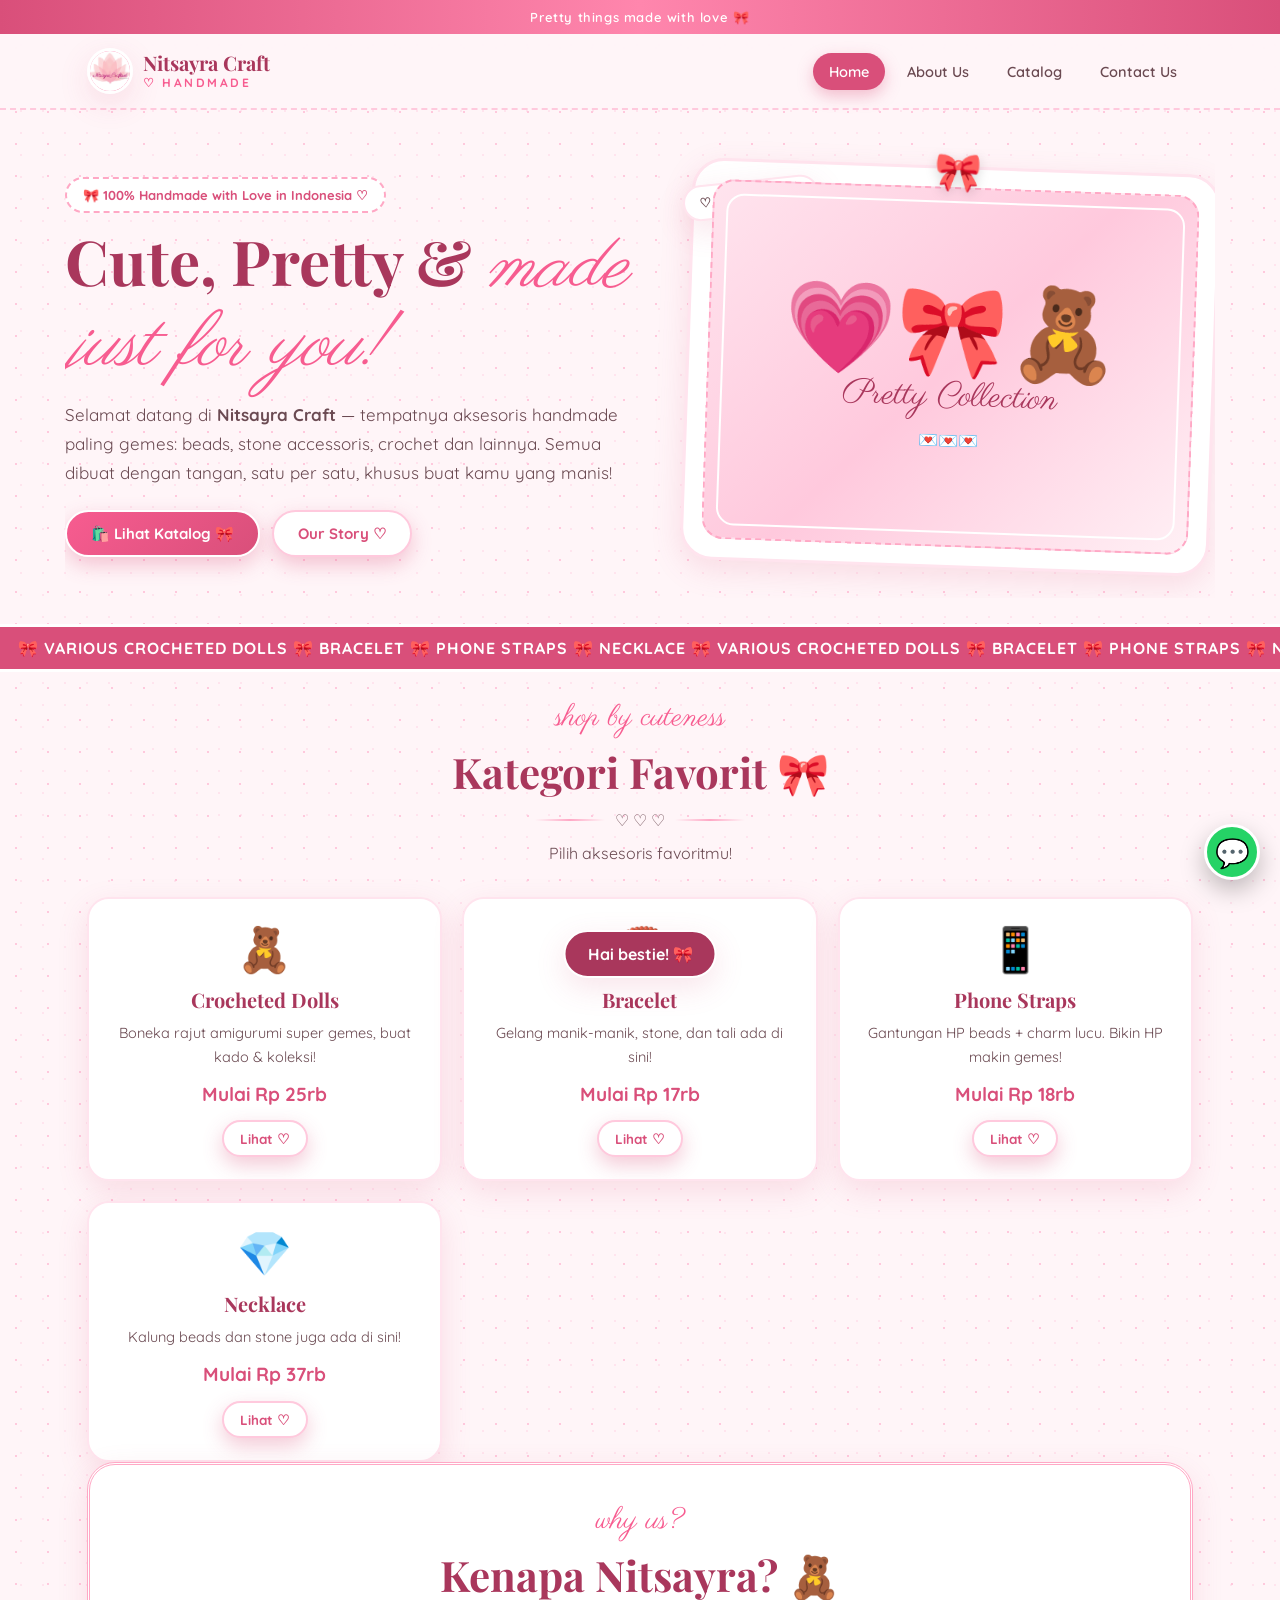
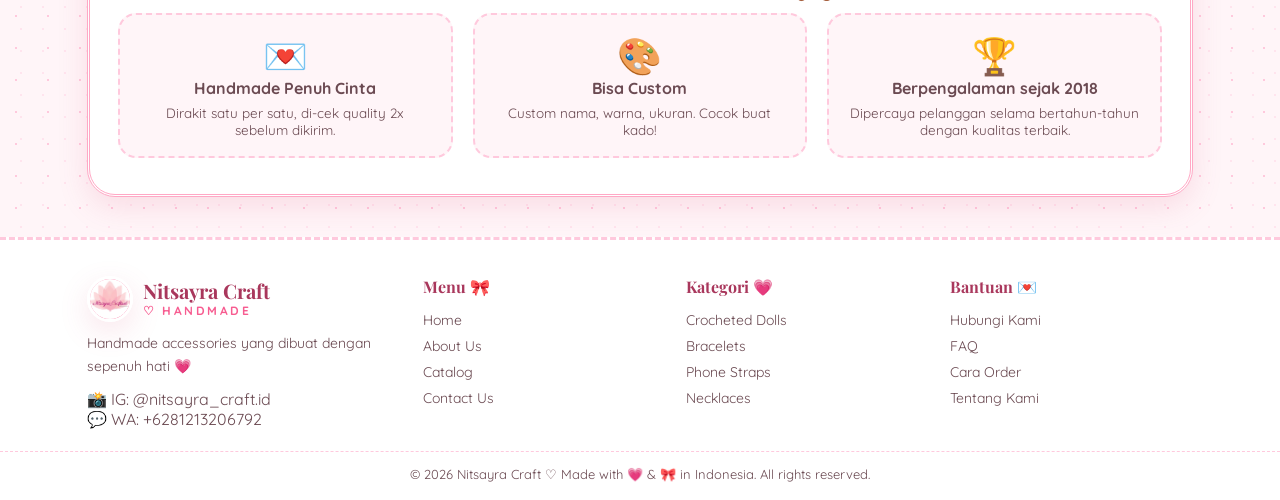
<file: index.html>
<!DOCTYPE html>
<html lang="id">
<head>
<meta charset="UTF-8">
<meta name="viewport" content="width=device-width, initial-scale=1.0">

<!-- Google tag (gtag.js) -->
<script async src="https://www.googletagmanager.com/gtag/js?id=G-Q949HP777R"></script>
<script>
  window.dataLayer = window.dataLayer || [];
  function gtag(){dataLayer.push(arguments);}
  gtag('js', new Date());

  gtag('config', 'G-Q949HP777R');
</script>
<title>Nitsayra Craft — Handmade Accessories 🎀</title>
<meta name="description" content="Nitsayra Craft — handmade accessories pretty aesthetic: beaded bracelets, hair clips, scrunchies, phone charms.">
<link rel="stylesheet" href="css/style.css">
<link rel="icon" href="images/logo.jpg">
</head>
<body>
<div class="topbar">Pretty things made with love 🎀</div>
<nav>
  <div class="nav-inner">
    <a href="index.html" class="logo">
      <div class="logo-mark"><img src="images/logo.jpg" alt="Logo Nitsayra Craft"></div>
      <div class="logo-text"><b>Nitsayra Craft</b><span>♡ HANDMADE</span></div>
    </a>
    <div class="nav-links" id="navLinks">
      <a href="index.html" class="active">Home</a>
      <a href="about.html">About Us</a>
      <a href="catalog.html">Catalog</a>
      <a href="contact.html">Contact Us</a>
    </div>
    <button class="hamburger" onclick="document.getElementById('navLinks').classList.toggle('show')">☰</button>
  </div>
</nav>

<header class="hero wrap">
  <div class="hero-grid">
    <div>
      <div class="badge">🎀 100% Handmade with Love in Indonesia ♡</div>
      <h1>Cute, Pretty & <em>made just for you!</em></h1>
      <p class="lead">Selamat datang di <b>Nitsayra Craft</b> — tempatnya aksesoris handmade paling gemes: beads, stone accessoris, crochet dan lainnya. Semua dibuat dengan tangan, satu per satu, khusus buat kamu yang manis!</p>
      <div class="hero-cta">
        <a href="catalog.html" class="btn">🛍️ Lihat Katalog 🎀</a>
        <a href="about.html" class="btn btn-light">Our Story ♡</a>
      </div>
    </div>
    <div class="hero-card">
      <div class="sticker s1">♡ new arrival ♡</div>
      <div class="hero-photo">
        <div class="pretty-frame"></div>
        <div class="hero-photo-inner">
          <div class="big">💗🎀🧸</div>
          <div class="script" style="font-size:34px;color:#a9375c">Pretty Collection</div>
          <p style="margin-top:10px">💌💌💌</p>
        </div>
      </div>
  </div>
</header>

<div class="marquee"><span>🎀 VARIOUS CROCHETED DOLLS 🎀 BRACELET 🎀 PHONE STRAPS 🎀 NECKLACE 🎀 VARIOUS CROCHETED DOLLS 🎀 BRACELET 🎀 PHONE STRAPS 🎀 NECKLACE 🎀&nbsp;</span></div>

<section class="wrap">
  <div class="sec-head">
    <div class="script">shop by cuteness</div>
    <h2>Kategori Favorit 🎀</h2>
    <div class="divider">♡ ♡ ♡</div>
    <p>Pilih aksesoris favoritmu!</p>
  </div>
  <div class="grid3">
    <div class="card"><div class="icon">🧸</div><h3>Crocheted Dolls</h3><p>Boneka rajut amigurumi super gemes, buat kado & koleksi!</p><p class="price">Mulai Rp 25rb</p><a href="catalog.html#dolls" class="btn btn-small btn-light">Lihat ♡</a></div>
    <div class="card"><div class="icon">📿</div><h3>Bracelet</h3><p>Gelang manik-manik, stone, dan tali ada di sini!</p><p class="price">Mulai Rp 17rb</p><a href="catalog.html#bracelet" class="btn btn-small btn-light">Lihat ♡</a></div>
    <div class="card"><div class="icon">📱</div><h3>Phone Straps</h3><p>Gantungan HP beads + charm lucu. Bikin HP makin gemes!</p><p class="price">Mulai Rp 18rb</p><a href="catalog.html#straps" class="btn btn-small btn-light">Lihat ♡</a></div>
    <div class="card"><div class="icon">💎</div><h3>Necklace</h3><p>Kalung beads dan stone juga ada di sini!</p><p class="price">Mulai Rp 37rb</p><a href="catalog.html#necklace" class="btn btn-small btn-light">Lihat ♡</a></div>
  </div>
</section>

<section class="wrap">
  <div class="lace-box">
    <div class="sec-head" style="margin-bottom:10px">
      <div class="script">why us?</div>
      <h2>Kenapa Nitsayra? 🧸</h2>
    </div>
    <div class="grid3">
      <div class="value" style="background:#fff5f8"><div style="font-size:36px">💌</div><b>Handmade Penuh Cinta</b><p style="font-size:13.5px;margin-top:6px">Dirakit satu per satu, di-cek quality 2x sebelum dikirim.</p></div>
      <div class="value" style="background:#fff5f8"><div style="font-size:36px">🎨</div><b>Bisa Custom</b><p style="font-size:13.5px;margin-top:6px">Custom nama, warna, ukuran. Cocok buat kado!</p></div>
      <div class="value" style="background:#fff5f8"><div style="font-size:36px">🏆</div><b>Berpengalaman sejak 2018</b><p style="font-size:13.5px;margin-top:6px">Dipercaya pelanggan selama bertahun-tahun dengan kualitas terbaik.</p></div>
    </div>
  </div>
</section>

<footer>
  <div class="wrap foot-grid">
    <div>
      <div class="logo"><div class="logo-mark"><img src="images/logo.jpg" alt="Logo Nitsayra Craft"></div><div class="logo-text"><b>Nitsayra Craft</b><span>♡ HANDMADE</span></div></div>
      <p style="font-size:14px;margin-top:10px;line-height:1.7">Handmade accessories yang dibuat dengan sepenuh hati 💗</p>
      <p style="margin-top:10px">📸 IG: @nitsayra_craft.id<br>💬 WA: +6281213206792</p>
    </div>
    <div><h4>Menu 🎀</h4><a href="index.html">Home</a><a href="about.html">About Us</a><a href="catalog.html">Catalog</a><a href="contact.html">Contact Us</a></div>
    <div><h4>Kategori 💗</h4><a href="catalog.html#dolls">Crocheted Dolls</a><a href="catalog.html#bracelet">Bracelets</a><a href="catalog.html#straps">Phone Straps</a><a href="catalog.html#necklace">Necklaces</a></div>
    <div><h4>Bantuan 💌</h4><a href="contact.html">Hubungi Kami</a><a href="contact.html#faq">FAQ</a><a href="catalog.html">Cara Order</a><a href="about.html">Tentang Kami</a></div>
  </div>
  <div class="copy">© 2026 Nitsayra Craft ♡ Made with 💗 & 🎀 in Indonesia. All rights reserved.</div>
</footer>

<div class="toast" id="toast">Hai bestie! 🎀</div>
<a class="float-wa" href="https://wa.me/6281213206792?text=Halo%20Nitsayra%20Craft%20%F0%9F%8E%80%20mau%20tanya-tanya%20dulu!" target="_blank" title="Chat WhatsApp">💬</a>

<script src="js/main.js"></script>
</body>
</html>
</file>
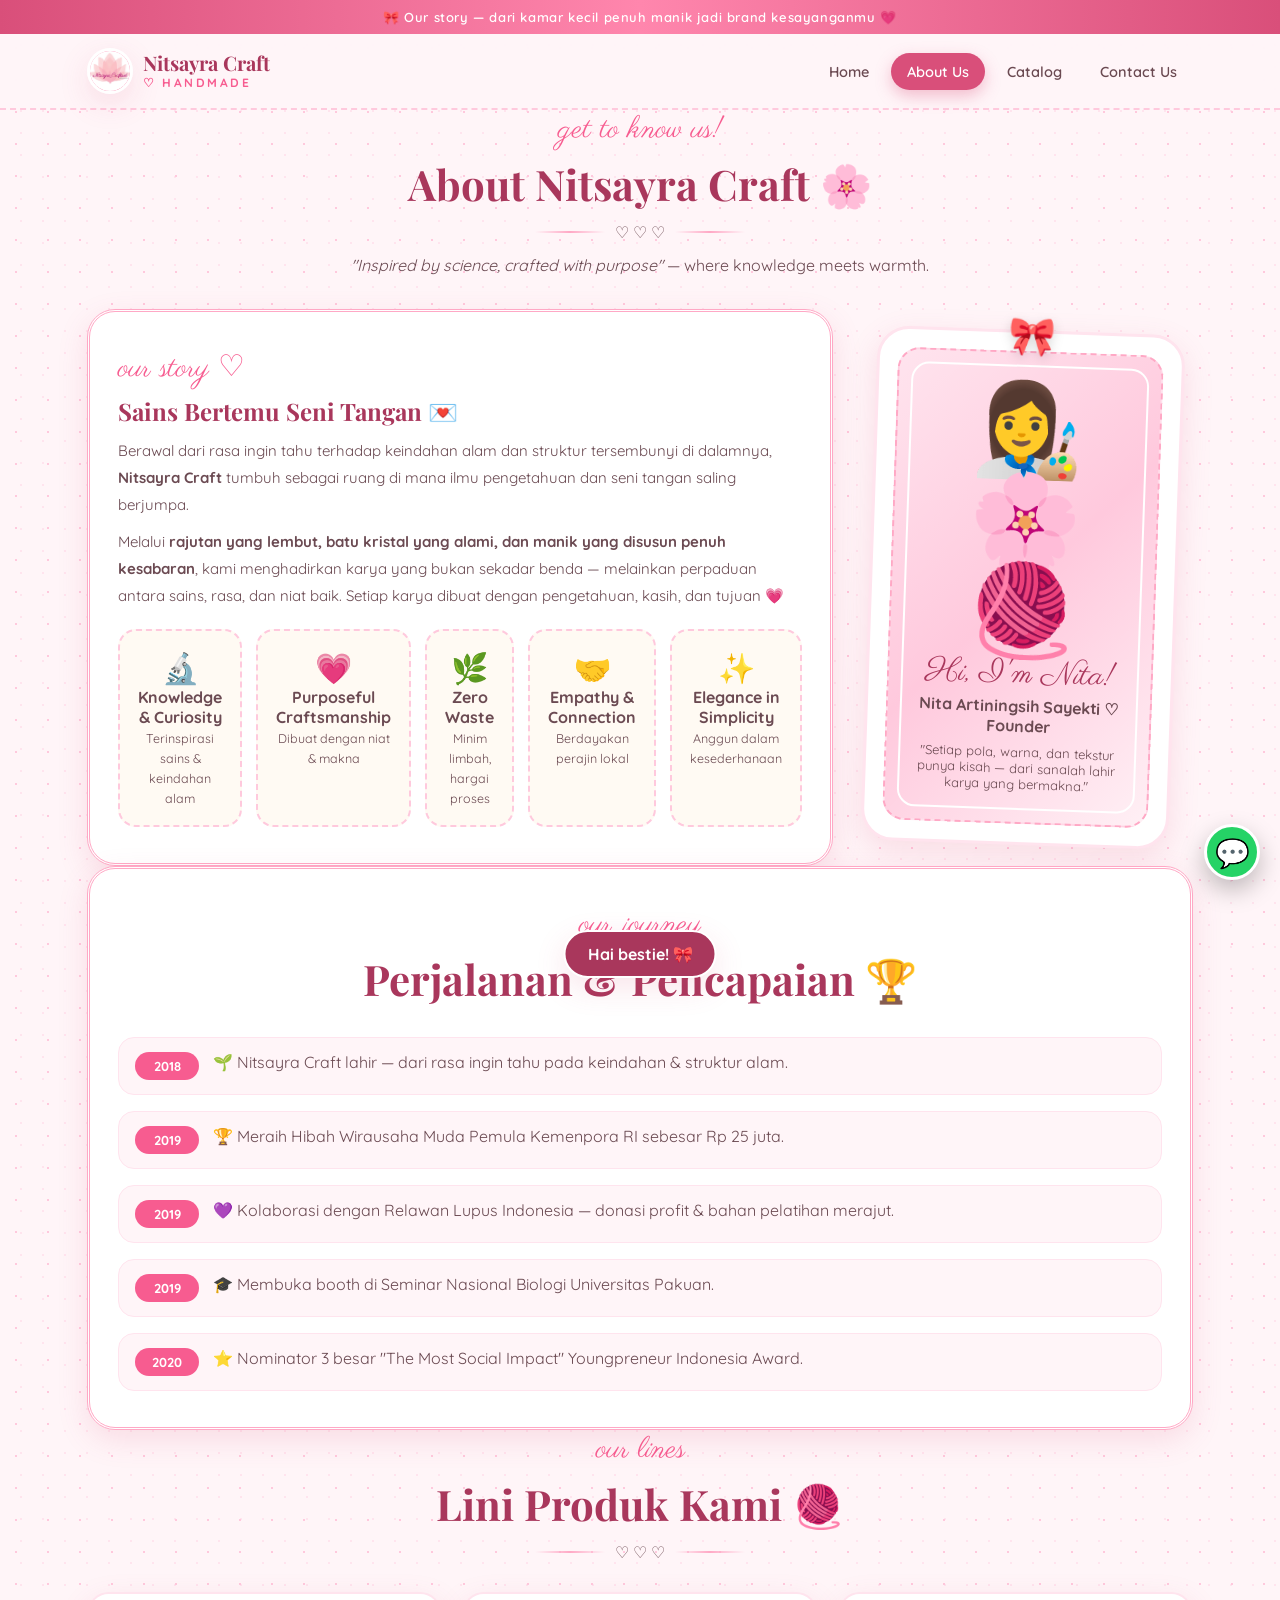
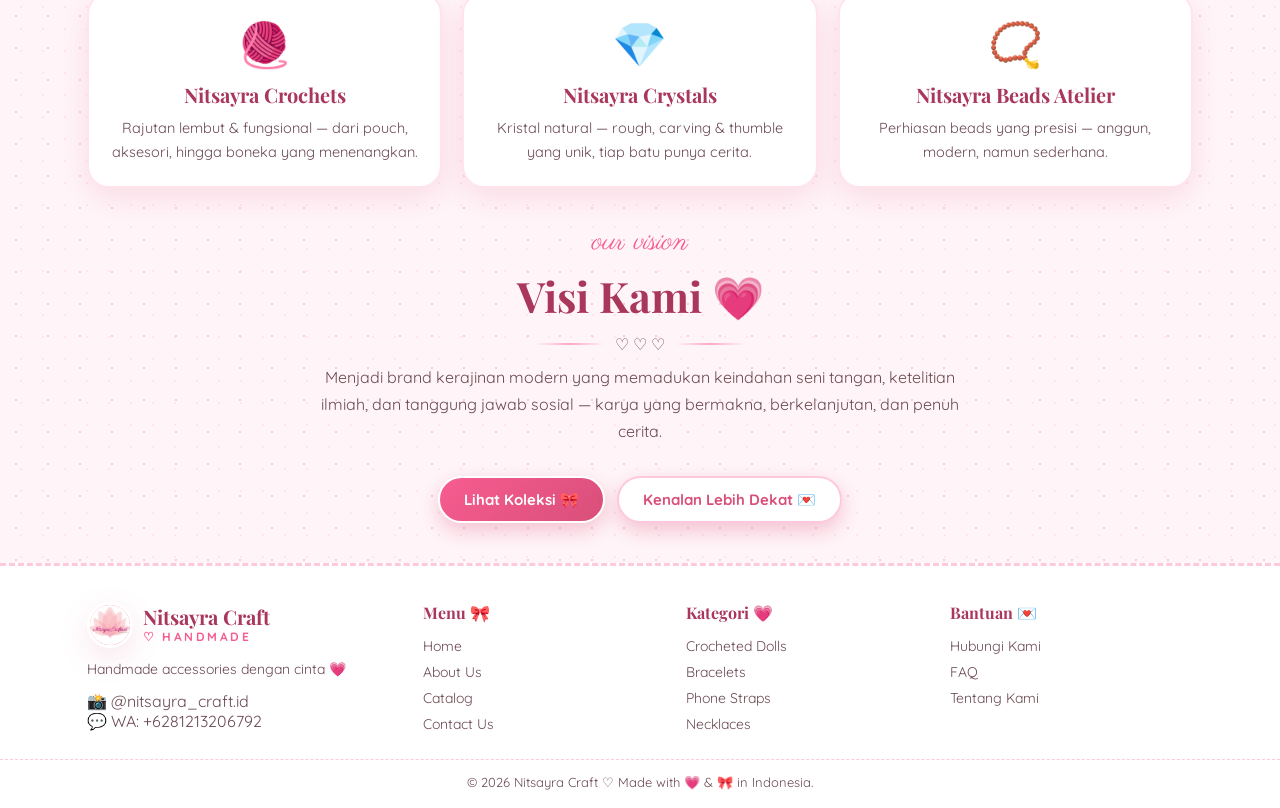
<file: about.html>
<!DOCTYPE html>
<html lang="id">
<head>
<meta charset="UTF-8">
<meta name="viewport" content="width=device-width, initial-scale=1.0">

<!-- Google tag (gtag.js) -->
<script async src="https://www.googletagmanager.com/gtag/js?id=G-Q949HP777R"></script>
<script>
  window.dataLayer = window.dataLayer || [];
  function gtag(){dataLayer.push(arguments);}
  gtag('js', new Date());

  gtag('config', 'G-Q949HP777R');
</script>
<title>About Us — Nitsayra Craft 🎀</title>
<link rel="stylesheet" href="css/style.css">
<link rel="icon" href="images/logo.jpg">
</head>
<body>
<div class="topbar">🎀 Our story — dari kamar kecil penuh manik jadi brand kesayanganmu 💗</div>
<nav>
  <div class="nav-inner">
    <a href="index.html" class="logo"><div class="logo-mark"><img src="images/logo.jpg" alt="Logo Nitsayra Craft"></div><div class="logo-text"><b>Nitsayra Craft</b><span>♡ HANDMADE</span></div></a>
    <div class="nav-links" id="navLinks">
      <a href="index.html">Home</a>
      <a href="about.html" class="active">About Us</a>
      <a href="catalog.html">Catalog</a>
      <a href="contact.html">Contact Us</a>
    </div>
    <button class="hamburger" onclick="document.getElementById('navLinks').classList.toggle('show')">☰</button>
  </div>
</nav>

<section class="wrap">
  <div class="sec-head">
    <div class="script">get to know us!</div>
    <h2>About Nitsayra Craft 🌸</h2>
    <div class="divider">♡ ♡ ♡</div>
    <p><i>"Inspired by science, crafted with purpose"</i> — where knowledge meets warmth.</p>
  </div>

  <div class="hero-grid">
    <div class="lace-box">
      <div class="script" style="font-size:30px;color:#f75c90">our story ♡</div>
      <h3 style="font-size:24px;margin:6px 0 10px">Sains Bertemu Seni Tangan 💌</h3>
      <p style="line-height:1.8;font-size:15px">Berawal dari rasa ingin tahu terhadap keindahan alam dan struktur tersembunyi di dalamnya, <b>Nitsayra Craft</b> tumbuh sebagai ruang di mana ilmu pengetahuan dan seni tangan saling berjumpa.</p>
      <p style="line-height:1.8;font-size:15px;margin-top:10px">Melalui <b>rajutan yang lembut, batu kristal yang alami, dan manik yang disusun penuh kesabaran</b>, kami menghadirkan karya yang bukan sekadar benda — melainkan perpaduan antara sains, rasa, dan niat baik. Setiap karya dibuat dengan pengetahuan, kasih, dan tujuan 💗</p>
      <div class="values">
        <div class="value"><div style="font-size:30px">🔬</div><b>Knowledge & Curiosity</b><br><span style="font-size:12.5px">Terinspirasi sains & keindahan alam</span></div>
        <div class="value"><div style="font-size:30px">💗</div><b>Purposeful Craftsmanship</b><br><span style="font-size:12.5px">Dibuat dengan niat & makna</span></div>
        <div class="value"><div style="font-size:30px">🌿</div><b>Zero Waste</b><br><span style="font-size:12.5px">Minim limbah, hargai proses</span></div>
        <div class="value"><div style="font-size:30px">🤝</div><b>Empathy & Connection</b><br><span style="font-size:12.5px">Berdayakan perajin lokal</span></div>
        <div class="value"><div style="font-size:30px">✨</div><b>Elegance in Simplicity</b><br><span style="font-size:12.5px">Anggun dalam kesederhanaan</span></div>
      </div>
    </div>
    <div class="hero-card">
      <div class="hero-photo"><div class="pretty-frame"></div>
        <div class="hero-photo-inner">
          <div class="big">👩‍🎨🌸🧶</div>
          <div class="script" style="font-size:32px;color:#a9375c">Hi, I'm Nita!</div>
          <p style="font-weight:700">Nita Artiningsih Sayekti ♡ Founder</p>
          <p style="font-size:13px;margin-top:8px">"Setiap pola, warna, dan tekstur punya kisah — dari sanalah lahir karya yang bermakna."</p>
        </div>
      </div>
    </div>
  </div>
</section>

<section class="wrap">
  <div class="lace-box">
    <div class="sec-head"><div class="script">our journey</div><h2>Perjalanan & Pencapaian 🏆</h2></div>
    <div class="timeline">
      <div class="t-item"><b>2018</b><p>🌱 Nitsayra Craft lahir — dari rasa ingin tahu pada keindahan & struktur alam.</p></div>
      <div class="t-item"><b>2019</b><p>🏆 Meraih Hibah Wirausaha Muda Pemula Kemenpora RI sebesar Rp 25 juta.</p></div>
      <div class="t-item"><b>2019</b><p>💜 Kolaborasi dengan Relawan Lupus Indonesia — donasi profit & bahan pelatihan merajut.</p></div>
      <div class="t-item"><b>2019</b><p>🎓 Membuka booth di Seminar Nasional Biologi Universitas Pakuan.</p></div>
      <div class="t-item"><b>2020</b><p>⭐ Nominator 3 besar "The Most Social Impact" Youngpreneur Indonesia Award.</p></div>
    </div>
  </div>
</section>

<section class="wrap">
  <div class="sec-head"><div class="script">our lines</div><h2>Lini Produk Kami 🧶</h2><div class="divider">♡ ♡ ♡</div></div>
  <div class="grid3">
    <div class="card"><div class="icon">🧶</div><h3>Nitsayra Crochets</h3><p>Rajutan lembut & fungsional — dari pouch, aksesori, hingga boneka yang menenangkan.</p></div>
    <div class="card"><div class="icon">💎</div><h3>Nitsayra Crystals</h3><p>Kristal natural — rough, carving & thumble yang unik, tiap batu punya cerita.</p></div>
    <div class="card"><div class="icon">📿</div><h3>Nitsayra Beads Atelier</h3><p>Perhiasan beads yang presisi — anggun, modern, namun sederhana.</p></div>
  </div>
  <div class="sec-head" style="margin-top:34px"><div class="script">our vision</div><h2>Visi Kami 💗</h2><div class="divider">♡ ♡ ♡</div><p>Menjadi brand kerajinan modern yang memadukan keindahan seni tangan, ketelitian ilmiah, dan tanggung jawab sosial — karya yang bermakna, berkelanjutan, dan penuh cerita.</p></div>
  <div style="text-align:center;margin-top:22px;display:flex;gap:12px;justify-content:center;flex-wrap:wrap">
    <a href="catalog.html" class="btn">Lihat Koleksi 🎀</a>
    <a href="contact.html" class="btn btn-light">Kenalan Lebih Dekat 💌</a>
  </div>
</section>

<footer>
  <div class="wrap foot-grid">
    <div><div class="logo"><div class="logo-mark"><img src="images/logo.jpg" alt="Logo Nitsayra Craft"></div><div class="logo-text"><b>Nitsayra Craft</b><span>♡ HANDMADE</span></div></div>
    <p style="font-size:14px;margin-top:10px;line-height:1.7">Handmade accessories dengan cinta 💗</p>
    <p style="margin-top:10px">📸 @nitsayra_craft.id<br>💬 WA: +6281213206792</p></div>
    <div><h4>Menu 🎀</h4><a href="index.html">Home</a><a href="about.html">About Us</a><a href="catalog.html">Catalog</a><a href="contact.html">Contact Us</a></div>
    <div><h4>Kategori 💗</h4><a href="catalog.html#dolls">Crocheted Dolls</a><a href="catalog.html#bracelet">Bracelets</a><a href="catalog.html#straps">Phone Straps</a><a href="catalog.html#necklace">Necklaces</a></div>
    <div><h4>Bantuan 💌</h4><a href="contact.html">Hubungi Kami</a><a href="contact.html#faq">FAQ</a><a href="about.html">Tentang Kami</a></div>
  </div>
  <div class="copy">© 2026 Nitsayra Craft ♡ Made with 💗 & 🎀 in Indonesia.</div>
</footer>
<div class="toast" id="toast">Hai bestie! 🎀</div>
<a class="float-wa" href="https://wa.me/6281213206792" target="_blank">💬</a>
<script src="js/main.js"></script>
</body>
</html>
</file>
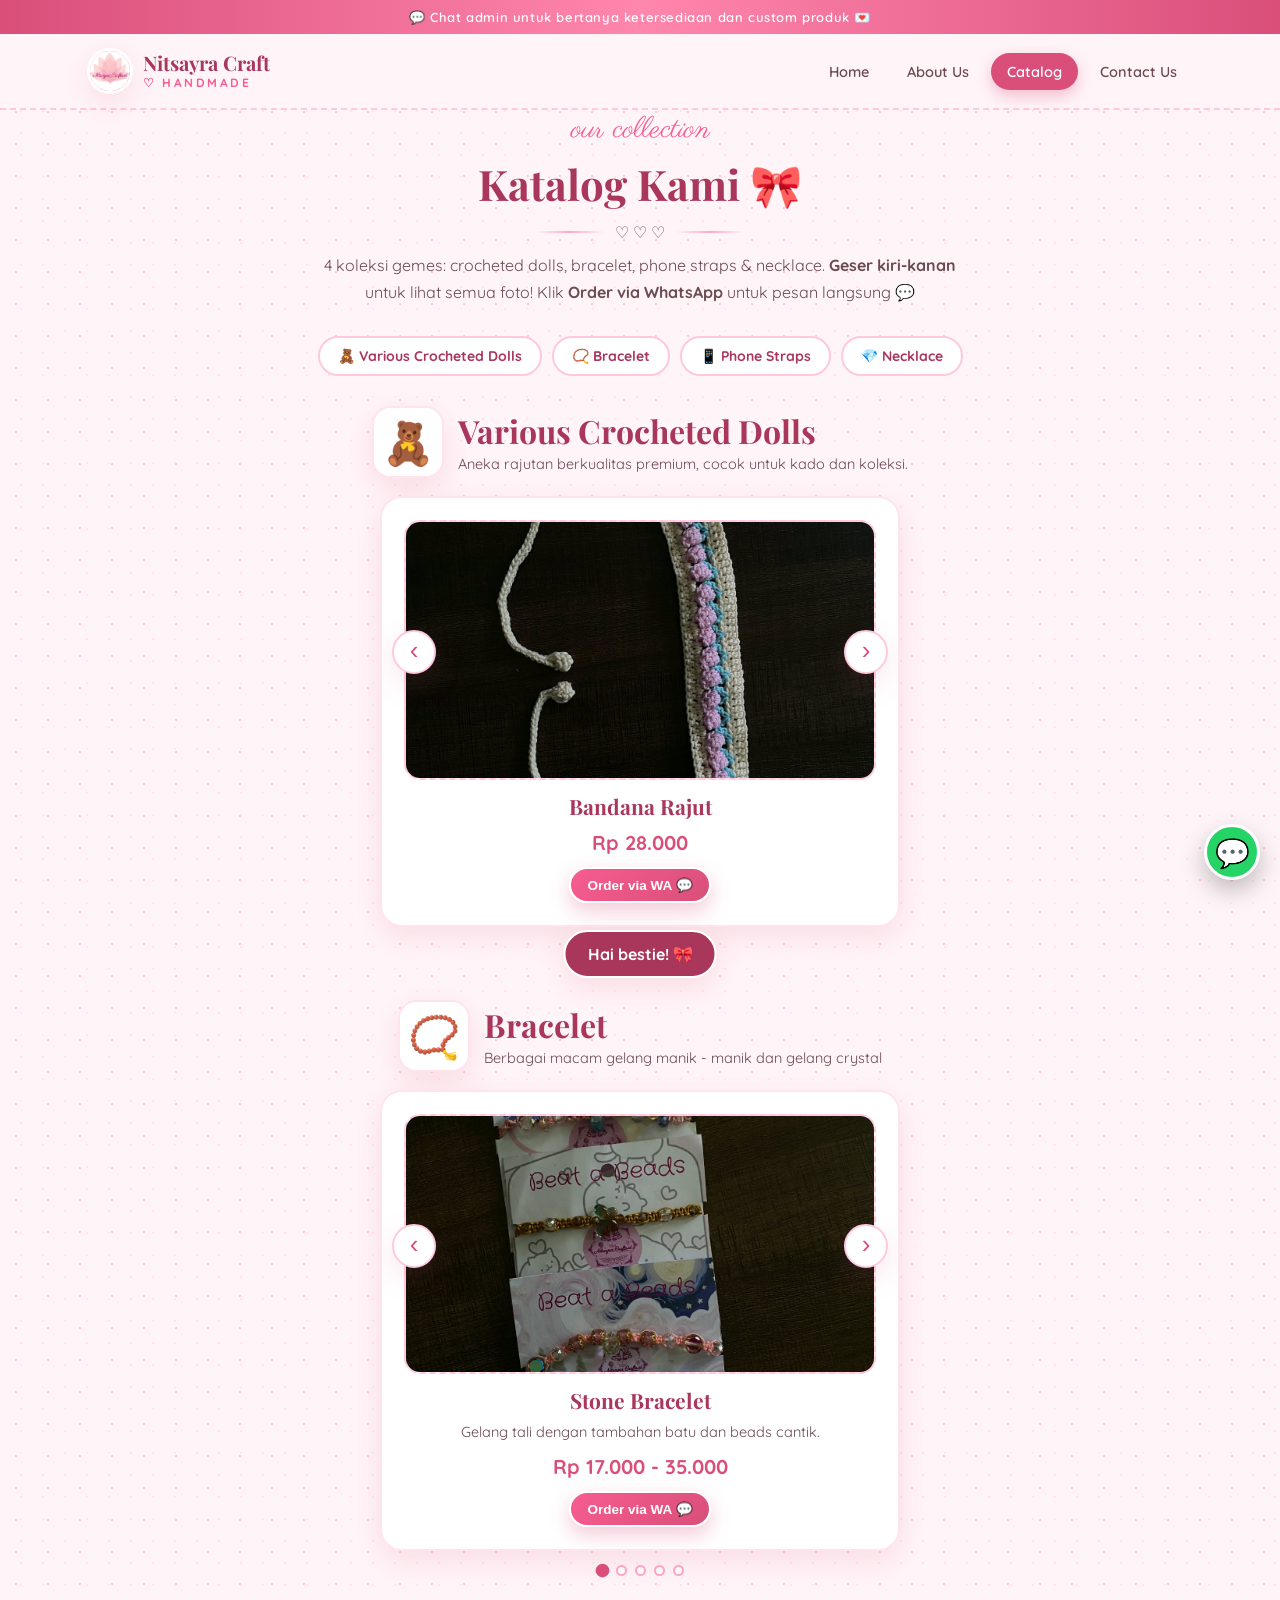
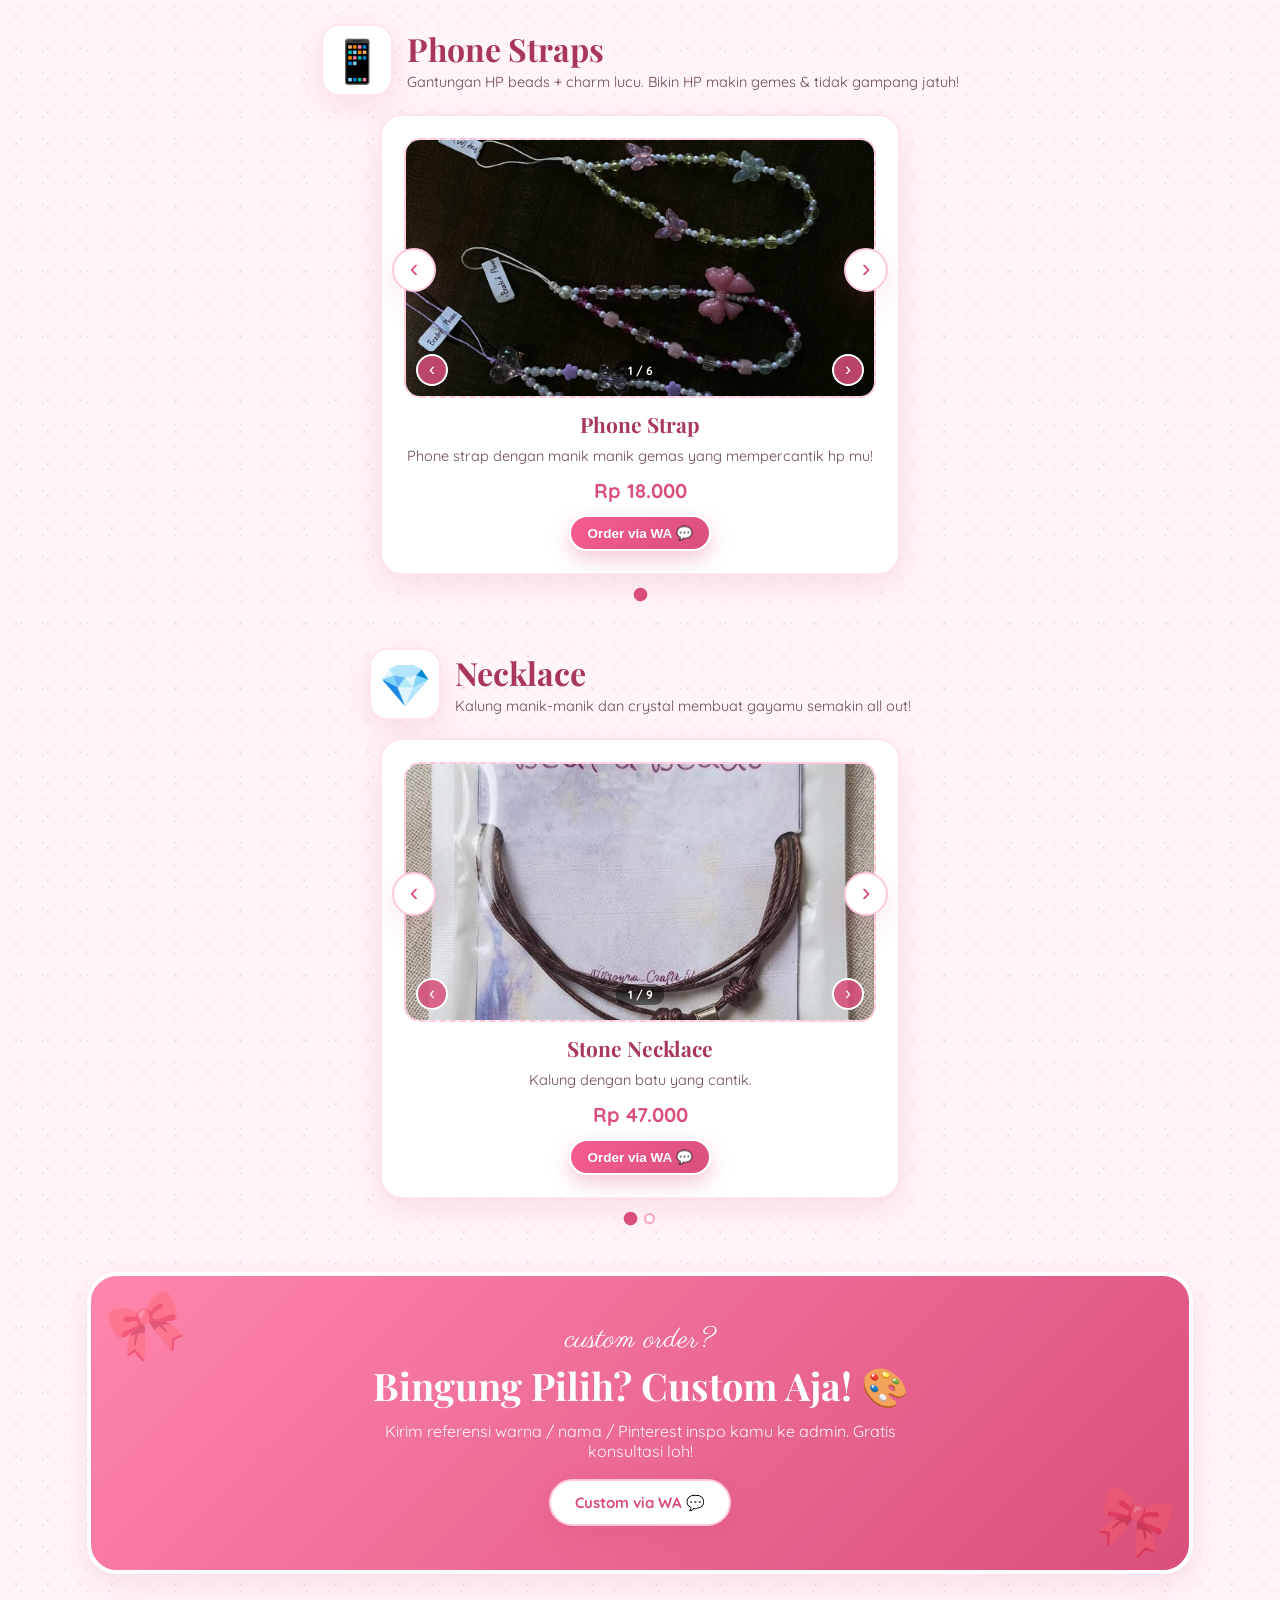
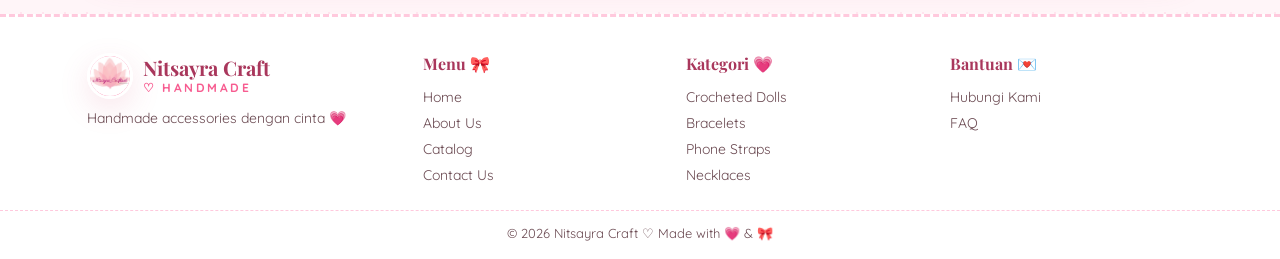
<file: catalog.html>
<!DOCTYPE html>
<html lang="id">
<head>
<meta charset="UTF-8">
<meta name="viewport" content="width=device-width, initial-scale=1.0">

<!-- Google tag (gtag.js) -->
<script async src="https://www.googletagmanager.com/gtag/js?id=G-Q949HP777R"></script>
<script>
  window.dataLayer = window.dataLayer || [];
  function gtag(){dataLayer.push(arguments);}
  gtag('js', new Date());

  gtag('config', 'G-Q949HP777R');
</script>
<title>Catalog — Nitsayra Craft 🎀</title>
<link rel="stylesheet" href="css/style.css">
<link rel="icon" href="images/logo.jpg">
</head>
<body>
<div class="topbar">💬 Chat admin untuk bertanya ketersediaan dan custom produk 💌</div>
<nav>
  <div class="nav-inner">
    <a href="index.html" class="logo"><div class="logo-mark"><img src="images/logo.jpg" alt="Logo Nitsayra Craft"></div><div class="logo-text"><b>Nitsayra Craft</b><span>♡ HANDMADE</span></div></a>
    <div class="nav-links" id="navLinks">
      <a href="index.html">Home</a>
      <a href="about.html">About Us</a>
      <a href="catalog.html" class="active">Catalog</a>
      <a href="contact.html">Contact Us</a>
    </div>
    <button class="hamburger" onclick="document.getElementById('navLinks').classList.toggle('show')">☰</button>
  </div>
</nav>

<section class="wrap">
  <div class="sec-head">
    <div class="script">our collection</div>
    <h2>Katalog Kami 🎀</h2>
    <div class="divider">♡ ♡ ♡</div>
    <p>4 koleksi gemes: crocheted dolls, bracelet, phone straps & necklace. <b>Geser kiri-kanan</b> untuk lihat semua foto! Klik <b>Order via WhatsApp</b> untuk pesan langsung 💬</p>
  </div>
  <div class="cat-pills" id="catPills"></div>
  <div id="catalogSliders"></div>
</section>

<section class="wrap">
  <div class="cta">
    <div class="script" style="font-size:30px">custom order?</div>
    <h2>Bingung Pilih? Custom Aja! 🎨</h2>
    <p>Kirim referensi warna / nama / Pinterest inspo kamu ke admin. Gratis konsultasi loh!</p>
    <a class="btn btn-light" href="https://wa.me/6281213206792?text=Halo%20kak!%20mau%20custom%20order%20%F0%9F%8E%80" target="_blank">Custom via WA 💬</a>
  </div>
</section>

<footer>
  <div class="wrap foot-grid">
    <div><div class="logo"><div class="logo-mark"><img src="images/logo.jpg" alt="Logo Nitsayra Craft"></div><div class="logo-text"><b>Nitsayra Craft</b><span>♡ HANDMADE</span></div></div>
    <p style="font-size:14px;margin-top:10px">Handmade accessories dengan cinta 💗</p></div>
    <div><h4>Menu 🎀</h4><a href="index.html">Home</a><a href="about.html">About Us</a><a href="catalog.html">Catalog</a><a href="contact.html">Contact Us</a></div>
    <div><h4>Kategori 💗</h4><a href="catalog.html#dolls">Crocheted Dolls</a><a href="catalog.html#bracelet">Bracelets</a><a href="catalog.html#straps">Phone Straps</a><a href="catalog.html#necklace">Necklaces</a></div>
    <div><h4>Bantuan 💌</h4><a href="contact.html">Hubungi Kami</a><a href="contact.html#faq">FAQ</a></div>
  </div>
  <div class="copy">© 2026 Nitsayra Craft ♡ Made with 💗 & 🎀</div>
</footer>
<div class="toast" id="toast">Hai bestie! 🎀</div>
<a class="float-wa" href="https://wa.me/6281213206792" target="_blank">💬</a>
<script src="js/main.js"></script>
</body>
</html>
</file>
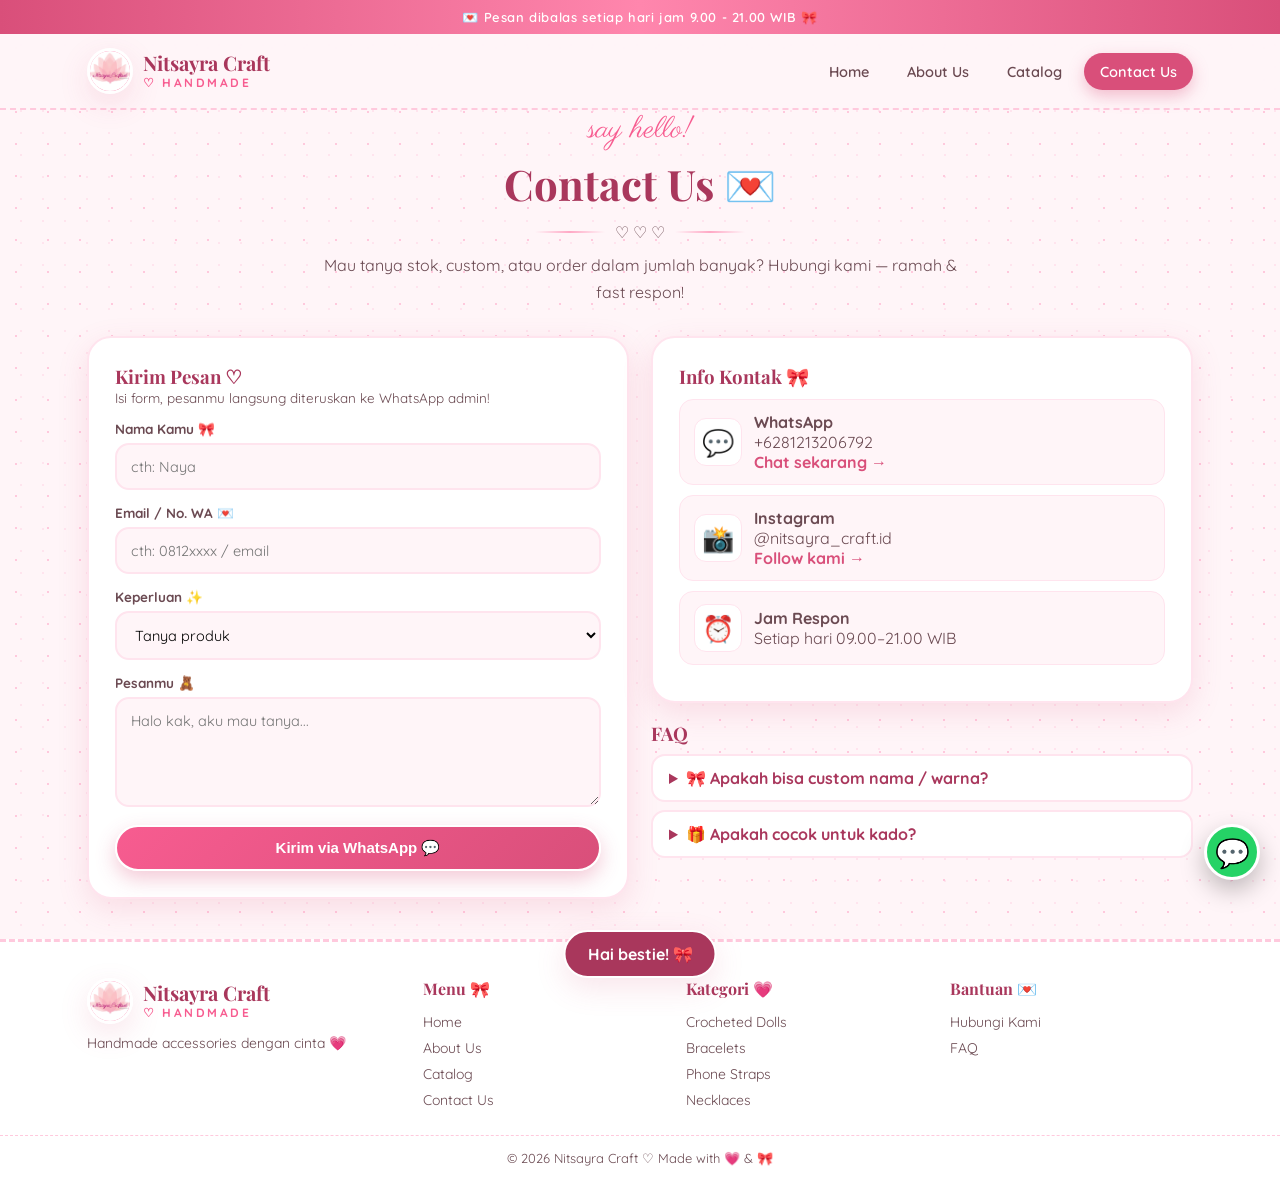
<file: contact.html>
<!DOCTYPE html>
<html lang="id">
<head>
<meta charset="UTF-8">
<meta name="viewport" content="width=device-width, initial-scale=1.0">

<!-- Google tag (gtag.js) -->
<script async src="https://www.googletagmanager.com/gtag/js?id=G-Q949HP777R"></script>
<script>
  window.dataLayer = window.dataLayer || [];
  function gtag(){dataLayer.push(arguments);}
  gtag('js', new Date());

  gtag('config', 'G-Q949HP777R');
</script>
<title>Contact Us — Nitsayra Craft 💌</title>
<link rel="stylesheet" href="css/style.css">
<link rel="icon" href="images/logo.jpg">
</head>
<body>
<div class="topbar">💌 Pesan dibalas setiap hari jam 9.00 - 21.00 WIB 🎀</div>
<nav>
  <div class="nav-inner">
    <a href="index.html" class="logo"><div class="logo-mark"><img src="images/logo.jpg" alt="Logo Nitsayra Craft"></div><div class="logo-text"><b>Nitsayra Craft</b><span>♡ HANDMADE</span></div></a>
    <div class="nav-links" id="navLinks">
      <a href="index.html">Home</a>
      <a href="about.html">About Us</a>
      <a href="catalog.html">Catalog</a>
      <a href="contact.html" class="active">Contact Us</a>
    </div>
    <button class="hamburger" onclick="document.getElementById('navLinks').classList.toggle('show')">☰</button>
  </div>
</nav>

<section class="wrap">
  <div class="sec-head">
    <div class="script">say hello!</div>
    <h2>Contact Us 💌</h2>
    <div class="divider">♡ ♡ ♡</div>
    <p>Mau tanya stok, custom, atau order dalam jumlah banyak? Hubungi kami — ramah & fast respon!</p>
  </div>
  <div class="contact-grid">
    <div class="form-card">
      <h3>Kirim Pesan ♡</h3>
      <p style="font-size:13.5px">Isi form, pesanmu langsung diteruskan ke WhatsApp admin!</p>
      <form onsubmit="return sendContact(event)">
        <label>Nama Kamu 🎀</label>
        <input type="text" id="cName" placeholder="cth: Naya" required>
        <label>Email / No. WA 💌</label>
        <input type="text" id="cContact" placeholder="cth: 0812xxxx / email" required>
        <label>Keperluan ✨</label>
        <select id="cNeed"><option>Tanya produk</option><option>Custom order</option><option>Order grosir / reseller</option><option>Komplain / retur</option><option>Lainnya</option></select>
        <label>Pesanmu 🧸</label>
        <textarea id="cMsg" placeholder="Halo kak, aku mau tanya..." required></textarea>
        <button class="btn" type="submit" style="margin-top:14px;width:100%;justify-content:center">Kirim via WhatsApp 💬</button>
      </form>
    </div>
    <div>
      <div class="info-card">
        <h3>Info Kontak 🎀</h3>
        <div class="info-row"><span class="ic">💬</span><div><b>WhatsApp</b><br>+6281213206792<br><a href="https://wa.me/6281213206792" target="_blank" style="color:#d94f7a;font-weight:700">Chat sekarang →</a></div></div>
        <div class="info-row"><span class="ic">📸</span><div><b>Instagram</b><br>@nitsayra_craft.id<br><a href="#" style="color:#d94f7a;font-weight:700">Follow kami →</a></div></div>
        <div class="info-row"><span class="ic">⏰</span><div><b>Jam Respon</b><br>Setiap hari 09.00–21.00 WIB</div></div>
      </div>
      <div class="faq" id="faq">
        <h3 style="margin:16px 0 8px">FAQ</h3>
        <details><summary>🎀 Apakah bisa custom nama / warna?</summary><p style="margin-top:8px;font-size:14px">Bisa banget! Chat admin untuk pilihan warna ya.</p></details>
        <details><summary>🎁 Apakah cocok untuk kado?</summary><p style="margin-top:8px;font-size:14px">Cocok banget! Semua aksesoris kami sangat cocok untuk dijadikan hadiah, bisa dipilih sesuai preferensi yang kamu suka!</p></details>
      </div>
    </div>
  </div>
</section>

<footer>
  <div class="wrap foot-grid">
    <div><div class="logo"><div class="logo-mark"><img src="images/logo.jpg" alt="Logo Nitsayra Craft"></div><div class="logo-text"><b>Nitsayra Craft</b><span>♡ HANDMADE</span></div></div>
    <p style="font-size:14px;margin-top:10px">Handmade accessories dengan cinta 💗</p></div>
    <div><h4>Menu 🎀</h4><a href="index.html">Home</a><a href="about.html">About Us</a><a href="catalog.html">Catalog</a><a href="contact.html">Contact Us</a></div>
    <div><h4>Kategori 💗</h4><a href="catalog.html#dolls">Crocheted Dolls</a><a href="catalog.html#bracelet">Bracelets</a><a href="catalog.html#straps">Phone Straps</a><a href="catalog.html#necklace">Necklaces</a></div>
    <div><h4>Bantuan 💌</h4><a href="contact.html">Hubungi Kami</a><a href="#faq">FAQ</a></div>
  </div>
  <div class="copy">© 2026 Nitsayra Craft ♡ Made with 💗 & 🎀</div>
</footer>
<div class="toast" id="toast">Hai bestie! 🎀</div>
<a class="float-wa" href="https://wa.me/6281213206792" target="_blank">💬</a>
<script src="js/main.js"></script>
<script>function sendContact(e){e.preventDefault();const n=document.getElementById('cName').value,k=document.getElementById('cNeed').value,m=document.getElementById('cMsg').value,c=document.getElementById('cContact').value;window.open('https://wa.me/6281213206792?text='+encodeURIComponent(`Halo Nitsayra Craft! 🎀\nNama: ${n}\nKontak: ${c}\nKeperluan: ${k}\nPesan: ${m}`),'_blank');showToast('Membuka WhatsApp... 💌');return false;}</script>
</body>
</html>
</file>
<file: css/style.css>
/* Nitsayra Craft — Cutest Pretty Theme */
@import url('https://fonts.googleapis.com/css2?family=Playfair+Display:ital,wght@0,500;0,700;1,500;1,600&family=Quicksand:wght@400;500;600;700&family=Parisienne&display=swap');

:root{
  --pink-50:#fff5f8;
  --pink-100:#ffe4ee;
  --pink-200:#ffc9dd;
  --pink-300:#ffa8c5;
  --pink-400:#ff86ad;
  --pink-500:#f75c90;
  --pink-600:#d94f7a;
  --pink-700:#a9375c;
  --cream:#fffaf3;
  --brown:#6b4a52;
  --gold:#d4a373;
  --lace:#fff;
  --shadow:0 10px 30px rgba(217,79,122,.15);
  --radius:22px;
}
*{margin:0;padding:0;box-sizing:border-box}
html{scroll-behavior:smooth}
body{
  font-family:'Quicksand',sans-serif;
  background:var(--pink-50);
  color:var(--brown);
  background-image:
    radial-gradient(#ffc9dd 1.2px, transparent 1.3px),
    radial-gradient(#ffe4ee 1px, transparent 1.1px);
  background-size:32px 32px, 22px 22px;
  background-position:0 0, 10px 12px;
  overflow-x:hidden;
}
h1,h2,h3{font-family:'Playfair Display',serif;color:var(--pink-700)}
.script{font-family:'Parisienne',cursive;font-weight:400}
a{text-decoration:none;color:inherit}
img{max-width:100%}
.wrap{max-width:1150px;margin:0 auto;padding:0 22px}

/* top ribbon */
.topbar{
  background:linear-gradient(90deg,var(--pink-600),var(--pink-400),var(--pink-600));
  color:white;text-align:center;font-size:13px;letter-spacing:.6px;
  padding:9px 12px;font-weight:600;
}

/* nav */
nav{
  position:sticky;top:0;z-index:50;
  background:rgba(255,245,248,.92);backdrop-filter:blur(12px);
  border-bottom:2px dashed var(--pink-200);
}
.nav-inner{display:flex;align-items:center;justify-content:space-between;padding:14px 22px;max-width:1150px;margin:0 auto}
.logo{display:flex;align-items:center;gap:10px;font-weight:700}
.logo-mark{
  width:46px;height:46px;border-radius:50%;
  background:linear-gradient(135deg,var(--pink-300),var(--pink-500));
  display:grid;place-items:center;font-size:24px;color:white;
  border:3px solid white;box-shadow:var(--shadow);overflow:hidden;
}
.logo-mark img{width:100%;height:100%;object-fit:cover;display:block;background:white}
.logo-text{line-height:1}
.logo-text b{font-family:'Playfair Display',serif;font-size:20px;color:var(--pink-700);display:block}
.logo-text span{font-size:12px;letter-spacing:2.5px;color:var(--pink-500);font-weight:700}
.nav-links{display:flex;gap:6px;align-items:center}
.nav-links a{
  padding:9px 16px;border-radius:999px;font-weight:600;font-size:14.5px;
  transition:.25s;
}
.nav-links a:hover{background:var(--pink-100)}
.nav-links a.active{background:var(--pink-600);color:white;box-shadow:0 6px 16px rgba(217,79,122,.35)}
.btn{
  display:inline-flex;align-items:center;gap:8px;
  background:linear-gradient(135deg,var(--pink-500),var(--pink-600));
  color:white!important;padding:12px 24px;border-radius:999px;font-weight:700;
  border:2px solid white;box-shadow:0 8px 20px rgba(217,79,122,.3);
  transition:.25s;cursor:pointer;font-size:15px;
}
.btn:hover{transform:translateY(-2px) rotate(-1deg);box-shadow:0 12px 26px rgba(217,79,122,.4)}
.btn-light{background:white;color:var(--pink-600)!important;border:2px solid var(--pink-200)}
.btn-small{padding:8px 16px;font-size:13.5px}
.hamburger{display:none;background:var(--pink-100);border:2px solid var(--pink-200);border-radius:12px;padding:8px 12px;font-size:20px;cursor:pointer}

/* hero */
.hero{position:relative;padding:56px 0 30px;overflow:hidden}
.hero-grid{display:grid;grid-template-columns:1.05fr .95fr;gap:36px;align-items:center}
.badge{
  display:inline-flex;align-items:center;gap:8px;background:white;
  border:2px dashed var(--pink-300);padding:8px 16px;border-radius:999px;
  font-size:13px;font-weight:700;color:var(--pink-600);margin-bottom:16px;
}
.hero h1{font-size:clamp(36px,5.5vw,62px);line-height:1.02}
.hero h1 em{font-family:'Parisienne',cursive;font-weight:400;color:var(--pink-500);font-size:1.2em}
.hero p.lead{margin:16px 0 22px;font-size:17px;line-height:1.7}
.hero-cta{display:flex;gap:12px;flex-wrap:wrap}
.hero-stats{display:flex;gap:18px;margin-top:22px}
.hero-stats div{background:white;border-radius:16px;padding:10px 18px;border:1.5px solid var(--pink-100);text-align:center;box-shadow:var(--shadow)}
.hero-stats b{font-size:20px;color:var(--pink-600);display:block}
.hero-stats span{font-size:12px;letter-spacing:.5px}
.hero-card{
  background:white;border-radius:32px;padding:18px;
  border:3px solid var(--pink-100);box-shadow:var(--shadow);
  position:relative;transform:rotate(2deg);
}
.hero-card:after{
  content:"🎀";position:absolute;top:-22px;left:50%;transform:translateX(-50%);
  font-size:38px;filter:drop-shadow(0 4px 6px rgba(0,0,0,.15));
}
.hero-photo{
  border-radius:22px;overflow:hidden;
  background:linear-gradient(135deg,#ffe4ee,#ffc9dd,#fff0f5);
  min-height:360px;display:grid;place-items:center;position:relative;
  border:2px dashed var(--pink-300);
}
.hero-photo-inner{text-align:center;padding:30px}
.hero-photo-inner .big{font-size:90px;line-height:1;animation:float 3s ease-in-out infinite}
@keyframes float{0%,100%{transform:translateY(0) rotate(-4deg)}50%{transform:translateY(-12px) rotate(4deg)}}
.pretty-frame{position:absolute;inset:12px;border:2px solid white;border-radius:18px;pointer-events:none}
.sticker{
  position:absolute;background:white;border-radius:999px;padding:8px 14px;
  font-size:13px;font-weight:700;box-shadow:var(--shadow);
  border:2px solid var(--pink-100);
}
.s1{top:18px;left:-12px;transform:rotate(-8deg)}
.s2{bottom:22px;right:-10px;transform:rotate(6deg)}

/* marquee */
.marquee{background:var(--pink-600);color:white;overflow:hidden;white-space:nowrap;padding:11px 0;margin:26px 0;border-top:3px solid white;border-bottom:3px solid white}
.marquee span{display:inline-block;padding:0 18px;font-weight:700;letter-spacing:1px;animation:slide 18s linear infinite}
@keyframes slide{to{transform:translateX(-50%)}}

/* section */
section{padding:48px 0}
.sec-head{text-align:center;max-width:640px;margin:0 auto 30px}
.sec-head .script{font-size:30px;color:var(--pink-500)}
.sec-head h2{font-size:clamp(28px,4vw,42px);margin:6px 0 10px}
.sec-head p{line-height:1.7}
.divider{display:flex;align-items:center;justify-content:center;gap:10px;margin:10px 0}
.divider:before,.divider:after{content:"";height:2px;width:70px;background:linear-gradient(90deg,transparent,var(--pink-300),transparent)}

/* cards */
.grid3{display:grid;grid-template-columns:repeat(3,1fr);gap:20px}
.grid2{display:grid;grid-template-columns:repeat(2,1fr);gap:20px;max-width:700px;margin:0 auto}
.card{
  background:white;border-radius:var(--radius);padding:22px;
  border:2px solid var(--pink-100);box-shadow:var(--shadow);
  text-align:center;transition:.25s;position:relative;overflow:hidden;
}
.card:hover{transform:translateY(-6px) rotate(-.5deg)}
.card .icon{font-size:44px}
.card h3{margin:10px 0 8px;font-size:20px}
.card p{font-size:14.5px;line-height:1.65}
.card .price{font-weight:800;color:var(--pink-600);font-size:19px;margin:10px 0}
.card .tag{
  position:absolute;top:14px;right:-34px;transform:rotate(35deg);
  background:var(--pink-500);color:white;font-size:11px;font-weight:800;
  padding:5px 40px;letter-spacing:1px;
}
.product-img{
  height:170px;border-radius:16px;display:grid;place-items:center;font-size:72px;
  background:linear-gradient(135deg,var(--pink-50),var(--pink-200));
  border:2px dashed var(--pink-200);margin-bottom:12px;position:relative;overflow:hidden;
}
.product-img i{font-style:normal;filter:drop-shadow(0 6px 8px rgba(217,79,122,.25))}
.filter-bar{display:flex;gap:10px;flex-wrap:wrap;justify-content:center;margin-bottom:24px}
.filter-bar button{
  border:2px solid var(--pink-200);background:white;padding:9px 18px;border-radius:999px;
  font-weight:700;cursor:pointer;color:var(--pink-700);transition:.2s;font-family:inherit;
}
.filter-bar button.active,.filter-bar button:hover{background:var(--pink-600);color:white;border-color:var(--pink-600)}
.search-box{display:flex;justify-content:center;margin-bottom:18px}
.search-box input{
  width:min(420px,90%);padding:12px 20px;border-radius:999px;
  border:2px solid var(--pink-200);font-family:inherit;outline:none;font-size:15px;
}
.search-box input:focus{border-color:var(--pink-400);box-shadow:0 0 0 4px var(--pink-100)}

/* lace section */
.lace-box{
  background:white;border-radius:28px;padding:36px 28px;
  border:3px double var(--pink-300);box-shadow:var(--shadow);
  position:relative;
}
.timeline{display:grid;gap:16px;margin-top:18px}
.t-item{display:flex;gap:14px;align-items:flex-start;background:var(--pink-50);padding:14px 16px;border-radius:16px;border:1.5px solid var(--pink-100)}
.t-item b{background:var(--pink-500);color:white;min-width:64px;text-align:center;padding:6px 10px;border-radius:999px;font-size:13px}
.values{display:grid;grid-template-columns:repeat(5,1fr);gap:14px;margin-top:20px}
.value{background:var(--cream);border:2px dashed var(--pink-200);border-radius:18px;padding:18px;text-align:center}

/* testimonials */
.testi-grid{display:grid;grid-template-columns:repeat(3,1fr);gap:18px}
.testi{background:white;border-radius:20px;padding:20px;border:2px solid var(--pink-100);box-shadow:var(--shadow)}
.testi .stars{color:#f5a623;letter-spacing:2px}
.testi p{font-style:italic;margin:10px 0;line-height:1.6;font-size:14.5px}
.testi b{color:var(--pink-600)}

/* newsletter / cta */
.cta{
  background:linear-gradient(135deg,var(--pink-400),var(--pink-600));
  border-radius:30px;color:white;text-align:center;padding:44px 26px;
  border:4px solid white;box-shadow:var(--shadow);position:relative;overflow:hidden;
}
.cta h2{color:white;font-size:clamp(26px,4vw,38px)}
.cta p{margin:10px auto 18px;max-width:520px;opacity:.95}
.cta input{padding:12px 18px;border-radius:999px;border:none;width:min(300px,80%);font-family:inherit;outline:none}
.cta:before,.cta:after{content:"🎀";position:absolute;font-size:60px;opacity:.35}
.cta:before{left:18px;top:12px;transform:rotate(-20deg)}
.cta:after{right:18px;bottom:12px;transform:rotate(20deg)}

/* contact */
.contact-grid{display:grid;grid-template-columns:1fr 1fr;gap:22px;align-items:start}
.form-card,.info-card{background:white;border-radius:24px;padding:26px;border:2px solid var(--pink-100);box-shadow:var(--shadow)}
label{font-weight:700;font-size:13.5px;display:block;margin:14px 0 6px}
input[type=text],input[type=email],textarea,select{
  width:100%;padding:12px 14px;border-radius:14px;border:2px solid var(--pink-100);
  font-family:inherit;font-size:14.5px;background:var(--pink-50);outline:none;
}
input:focus,textarea:focus,select:focus{border-color:var(--pink-400);background:white}
textarea{min-height:110px;resize:vertical}
.info-row{display:flex;gap:12px;align-items:center;background:var(--pink-50);border-radius:14px;padding:12px 14px;margin:10px 0;border:1.5px solid var(--pink-100)}
.info-row span.ic{font-size:26px;background:white;border-radius:12px;width:48px;height:48px;display:grid;place-items:center;border:1.5px solid var(--pink-100)}

/* footer */
footer{margin-top:40px;background:#fff;border-top:3px dashed var(--pink-200);padding:36px 0 18px}
.foot-grid{display:grid;grid-template-columns:1.3fr 1fr 1fr 1fr;gap:20px}
.foot-grid h4{font-family:'Playfair Display',serif;color:var(--pink-700);margin-bottom:10px}
.foot-grid a{display:block;padding:4px 0;font-size:14px}
.foot-grid a:hover{color:var(--pink-600)}
.copy{text-align:center;margin-top:22px;font-size:13px;border-top:1.5px dashed var(--pink-200);padding-top:14px}

/* toast */
.toast{
  position:fixed;bottom:22px;left:50%;transform:translateX(-50%) translateY(100px);
  background:var(--pink-700);color:white;padding:12px 22px;border-radius:999px;
  font-weight:700;transition:.3s;z-index:120;border:2px solid white;box-shadow:var(--shadow);
}
.toast.show{transform:translateX(-50%) translateY(0)}

/* floating */
.float-wa{
  position:fixed;bottom:20px;right:20px;background:#25D366;color:white;
  width:56px;height:56px;border-radius:50%;display:grid;place-items:center;font-size:28px;
  box-shadow:0 10px 24px rgba(0,0,0,.25);z-index:90;border:3px solid white;
}

/* faq */
.faq{margin-top:18px}
.faq details{background:white;border:2px solid var(--pink-100);border-radius:14px;padding:12px 16px;margin:8px 0;cursor:pointer}
.faq summary{font-weight:700;color:var(--pink-700)}

/* catalog sliders */
.cat-pills{display:flex;gap:10px;flex-wrap:wrap;justify-content:center;margin-bottom:30px}
.cat-pills a{border:2px solid var(--pink-200);background:white;padding:9px 18px;border-radius:999px;font-weight:700;color:var(--pink-700);font-size:14px;transition:.2s}
.cat-pills a:hover{background:var(--pink-600);color:white;border-color:var(--pink-600)}
.cat-block{margin-bottom:48px;scroll-margin-top:90px}
.cat-head{display:flex;gap:14px;align-items:center;justify-content:center;margin-bottom:18px}
.cat-icon{font-size:42px;background:white;border:2px solid var(--pink-100);border-radius:18px;width:72px;height:72px;display:grid;place-items:center;box-shadow:var(--shadow);flex-shrink:0}
.cat-head h2{font-size:clamp(24px,3.5vw,32px)}
.cat-head p{font-size:14.5px;line-height:1.6}
.slider{position:relative;overflow:hidden;border-radius:var(--radius);border:2px solid var(--pink-100);background:white;box-shadow:var(--shadow);max-width:520px;margin:0 auto;touch-action:pan-y}
.slider-track{display:flex;transition:transform .45s ease}
.slide{min-width:100%;padding:22px;text-align:center}
.slide-photo{position:relative;height:260px;border-radius:16px;display:grid;place-items:center;font-size:96px;background:linear-gradient(135deg,var(--pink-50),var(--pink-200));border:2px dashed var(--pink-200);margin-bottom:12px;overflow:hidden}
.slide-photo .ph-emoji{filter:drop-shadow(0 6px 8px rgba(217,79,122,.25))}
.slide-photo img{position:absolute;inset:0;width:100%;height:100%;object-fit:cover;z-index:1}
.slide h3{margin:8px 0 6px;font-size:21px}
.slide p{font-size:14.5px;line-height:1.65}
.slide .price{font-weight:800;color:var(--pink-600);font-size:20px;margin:10px 0 12px}
.s-prev,.s-next{position:absolute;top:132px;width:44px;height:44px;border-radius:50%;border:2px solid var(--pink-200);background:white;color:var(--pink-600);font-size:26px;line-height:1;cursor:pointer;box-shadow:var(--shadow);z-index:3;transition:.2s;display:grid;place-items:center;padding-bottom:4px}
.s-prev{left:10px}
.s-next{right:10px}
.s-prev:hover,.s-next:hover{background:var(--pink-600);color:white;border-color:var(--pink-600)}
.ph-prev,.ph-next{position:absolute;bottom:10px;width:32px;height:32px;border-radius:50%;border:2px solid white;background:rgba(217,79,122,.85);color:white;font-size:18px;line-height:1;cursor:pointer;z-index:2;display:grid;place-items:center;padding-bottom:2px}
.ph-prev{left:10px}
.ph-next{right:10px}
.ph-count{position:absolute;bottom:15px;left:50%;transform:translateX(-50%);background:rgba(0,0,0,.45);color:white;font-size:12px;font-weight:700;padding:3px 12px;border-radius:999px;z-index:2}
.s-dots{display:flex;gap:8px;justify-content:center;margin-top:14px}
.s-dots button{width:11px;height:11px;border-radius:50%;border:2px solid var(--pink-300);background:white;cursor:pointer;padding:0}
.s-dots button.active{background:var(--pink-600);border-color:var(--pink-600);transform:scale(1.25)}

/* responsive */
@media(max-width:900px){
  .hero-grid,.contact-grid{grid-template-columns:1fr}
  .grid3,.testi-grid{grid-template-columns:1fr 1fr}
  .values{grid-template-columns:1fr 1fr}
  .foot-grid{grid-template-columns:1fr 1fr}
}
@media(max-width:640px){
  .nav-links{display:none;position:absolute;top:100%;left:0;right:0;background:white;flex-direction:column;padding:14px;border-bottom:3px dashed var(--pink-200)}
  .nav-links.show{display:flex}
  .hamburger{display:block}
  .grid3,.grid2,.testi-grid{grid-template-columns:1fr}
  .hero-stats{flex-wrap:wrap}
}
</file>
